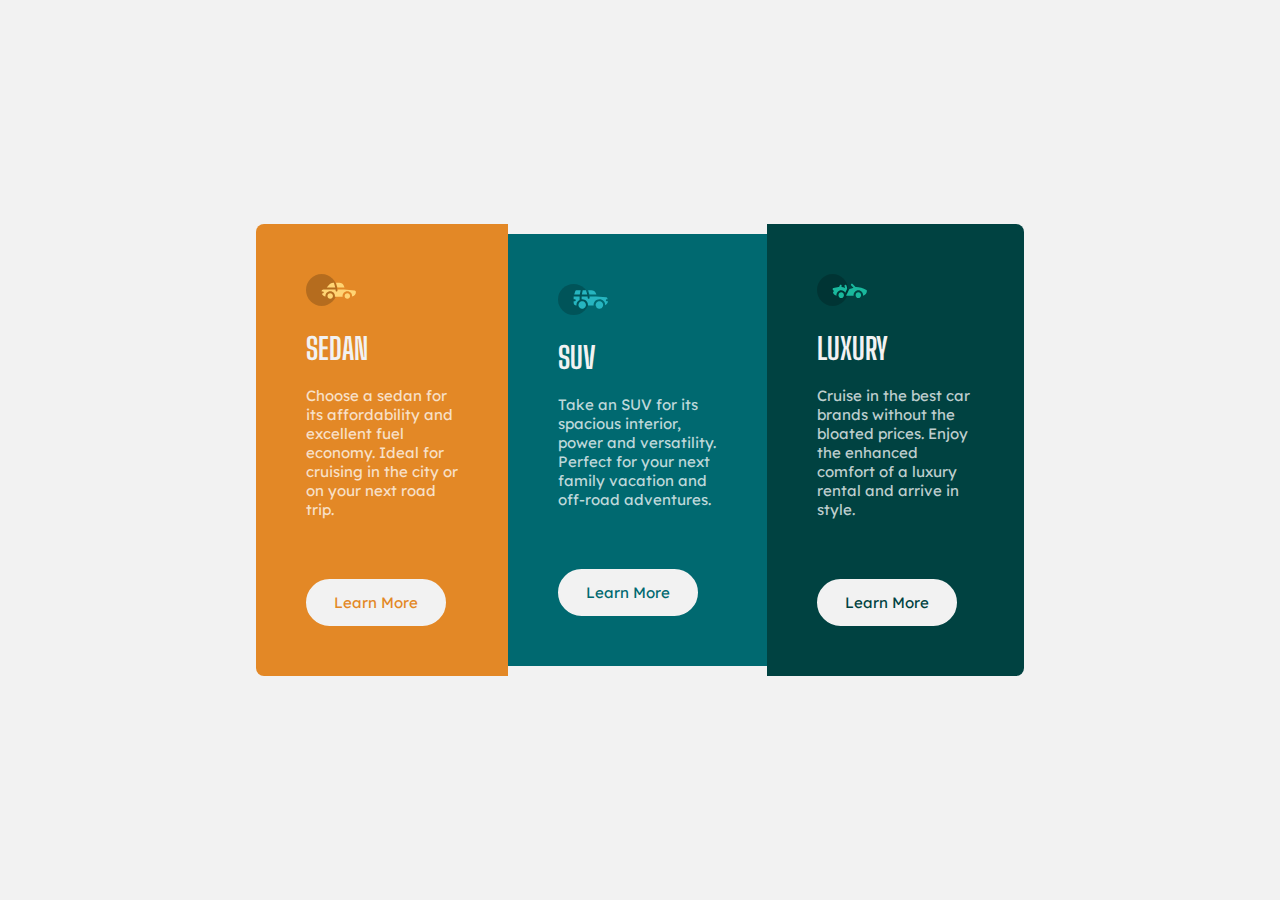
<file: index.html>
<!DOCTYPE html>
<html lang="en">
<head>
    <meta charset="UTF-8">
    <meta http-equiv="X-UA-Compatible" content="IE=edge">
    <meta name="viewport" content="width=device-width, initial-scale=1.0">
    <title>Layout task</title>
    <link rel="stylesheet" href="style.css">
    <link rel="shortcut icon" href="favicon-32x32.png" type="image/x-icon">
</head>
<body>
    <main class="main-1">
        <div class="container">
            <div class="card orange">
                <img src="./images/icon-sedans.svg" />
                <h1>SEDAN</h1>
                <p>Choose a sedan for its affordability and excellent fuel economy. Ideal for cruising in the city or on your next road trip.</p>
                <a href="#">Learn More</a>
            </div>
            <div class="card dark-cyan">
                <img src="./images/icon-suvs.svg" />
                <h1>SUV</h1>
                <p>Take an SUV for its spacious interior, power and versatility. Perfect for your next family vacation and off-road adventures.</p>
                <a href="#">Learn More</a>
            </div>
            <div class="card darker-cyan">
                <img src="./images/icon-luxury.svg" />
                <h1>LUXURY</h1>
                <p>Cruise in the best car brands without the bloated prices. Enjoy the enhanced comfort of a luxury rental and arrive in style.</p>
                <a href="#">Learn More</a>
            </div>
        </div>
    </main>
</body>
</html>
</file>
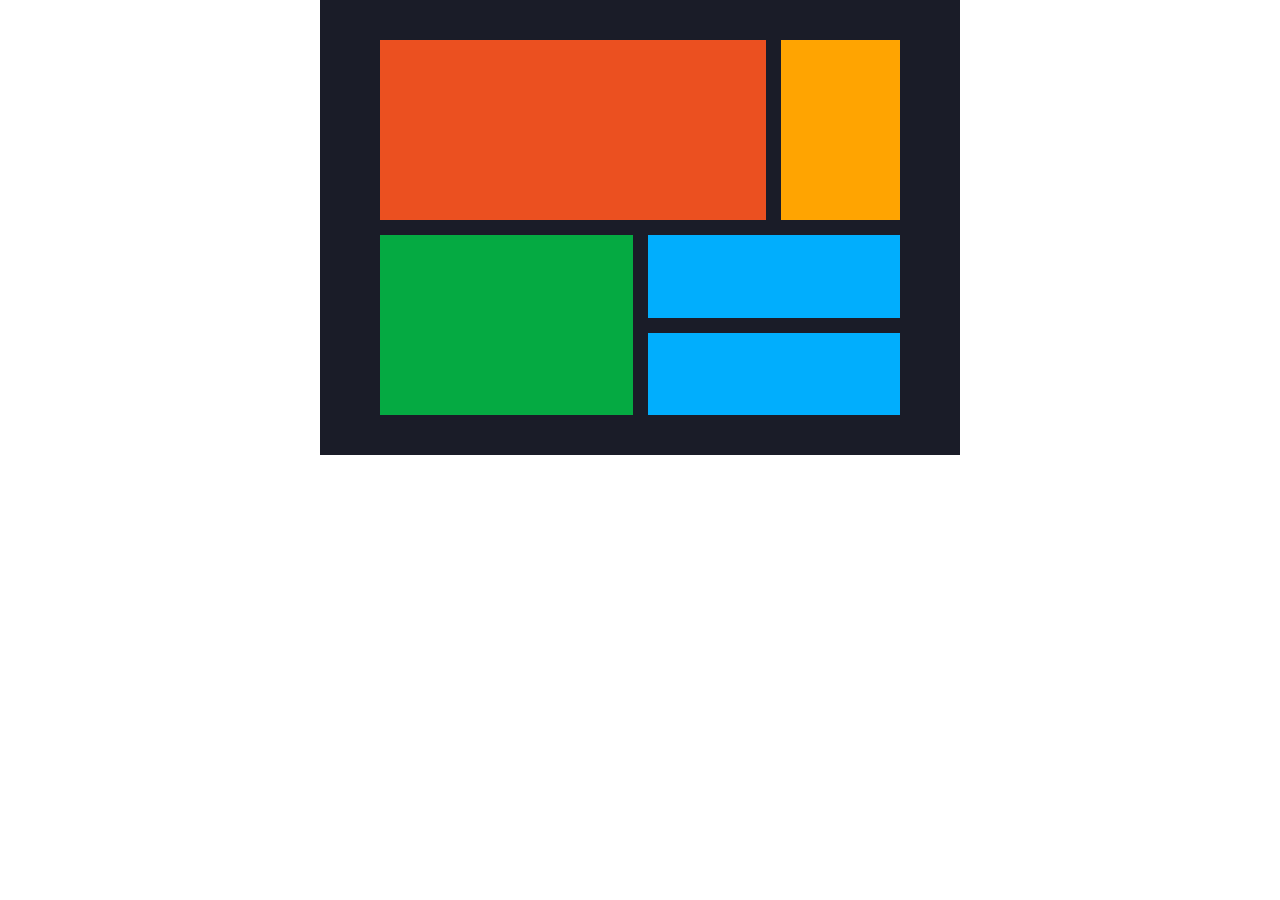
<file: grid.html>
<!DOCTYPE html>
<html lang="en">
<head>
    <meta charset="UTF-8">
    <meta http-equiv="X-UA-Compatible" content="IE=edge">
    <meta name="viewport" content="width=device-width, initial-scale=1.0">
    <title>Grid layout</title>
    <link rel="stylesheet" href="style.css" />
</head>
<body>
    <main class="main-2">
       <div class="outer-container">
            <div class="grid item1"></div>
            
            <div class="grid item2"></div>
            
            <div class="grid item3"></div>
            
            <div class="item4"></div>
            
            <div class="item5"></div>
        </div> 
    </main>
</body>
</html>
</file>
<file: style.css>
@import url('https://fonts.googleapis.com/css2?family=Big+Shoulders+Display:wght@700&family=Lexend+Deca&display=swap');
*{
    padding: 0;
    margin: 0;
    box-sizing: border-box;
}
body{
    font-size: 15px;
}
.main-1{
    height: 100vh;
    display: flex;
    align-items: center;
    justify-content: center;
    background-color:  hsl(0, 0%, 95%);
}
.container{
    display: flex;
    align-items: center;
    justify-content: center;
    width: 60%;
}
.card{
    padding: 50px 50px;
}
.card img{
    width: 50px;
    padding-bottom: 20px;
}
.card h1{
    font-family: 'Big Shoulders Display', cursive;
    color:  hsl(0, 0%, 95%);
    padding-bottom: 20px;
}
.card p{
    font-family: 'Lexend Deca', sans-serif;
    color: hsla(0, 0%, 100%, 0.75);
    padding-bottom: 60px;
}
.card a{
    border: 2px solid hsl(0, 0%, 95%);
    background-color:  hsl(0, 0%, 95%);
    padding: 12px 20px;
    border-radius: 25px;
    text-decoration: none;
    font-family: 'Lexend Deca', sans-serif;
    display: block;
    width: 140px;
    text-align: center;
}

.card a:hover{
    color: hsl(0, 0%, 95%);
    border-color: hsl(0, 0%, 95%);
    background-color: transparent;
}

.orange{
    background-color:  hsl(31, 77%, 52%);
    border-top-left-radius: 8px;
    border-bottom-left-radius: 8px;
}

.orange a{
    color:hsl(31, 77%, 52%);
}
.dark-cyan{
    background-color: hsl(184, 100%, 22%);
}
.dark-cyan a{
    color:hsl(184, 100%, 22%);
}
.darker-cyan{
    background-color: hsl(179, 100%, 13%);
    border-bottom-right-radius: 8px;
    border-top-right-radius: 8px;
}
.darker-cyan a{
    color:hsl(179, 100%, 13%);
}


/* Style for grid */
.main-2{
    display: grid;
}
.outer-container{
    display: grid;
    gap: 15px;
    grid-template-columns: auto auto auto auto;
    background-color: #1A1C28;
    width: 50%;
    padding: 40px 60px;
    margin: auto;
}
.item1 {
    grid-column: 1 / span 3;
    grid-row: 1;
    background-color:#EB5020;
}
.item2 {
    grid-column: 4 / span 1;
    grid-row: 1;
    background-color: #FFA401;
}
.item3{
    grid-column: 1 / span 2;
    grid-row: 2 / span 2;
    background-color:#05AA42;
}
.item4{
    grid-column: 3 / span 2;
    grid-row: 2;
    background-color: #01AEFD;
}
.item5{
    grid-column: 3 / span 2;
    grid-row: 3;
    background-color: #01AEFD;
}
.grid{
    height: 180px;
}
</file>
